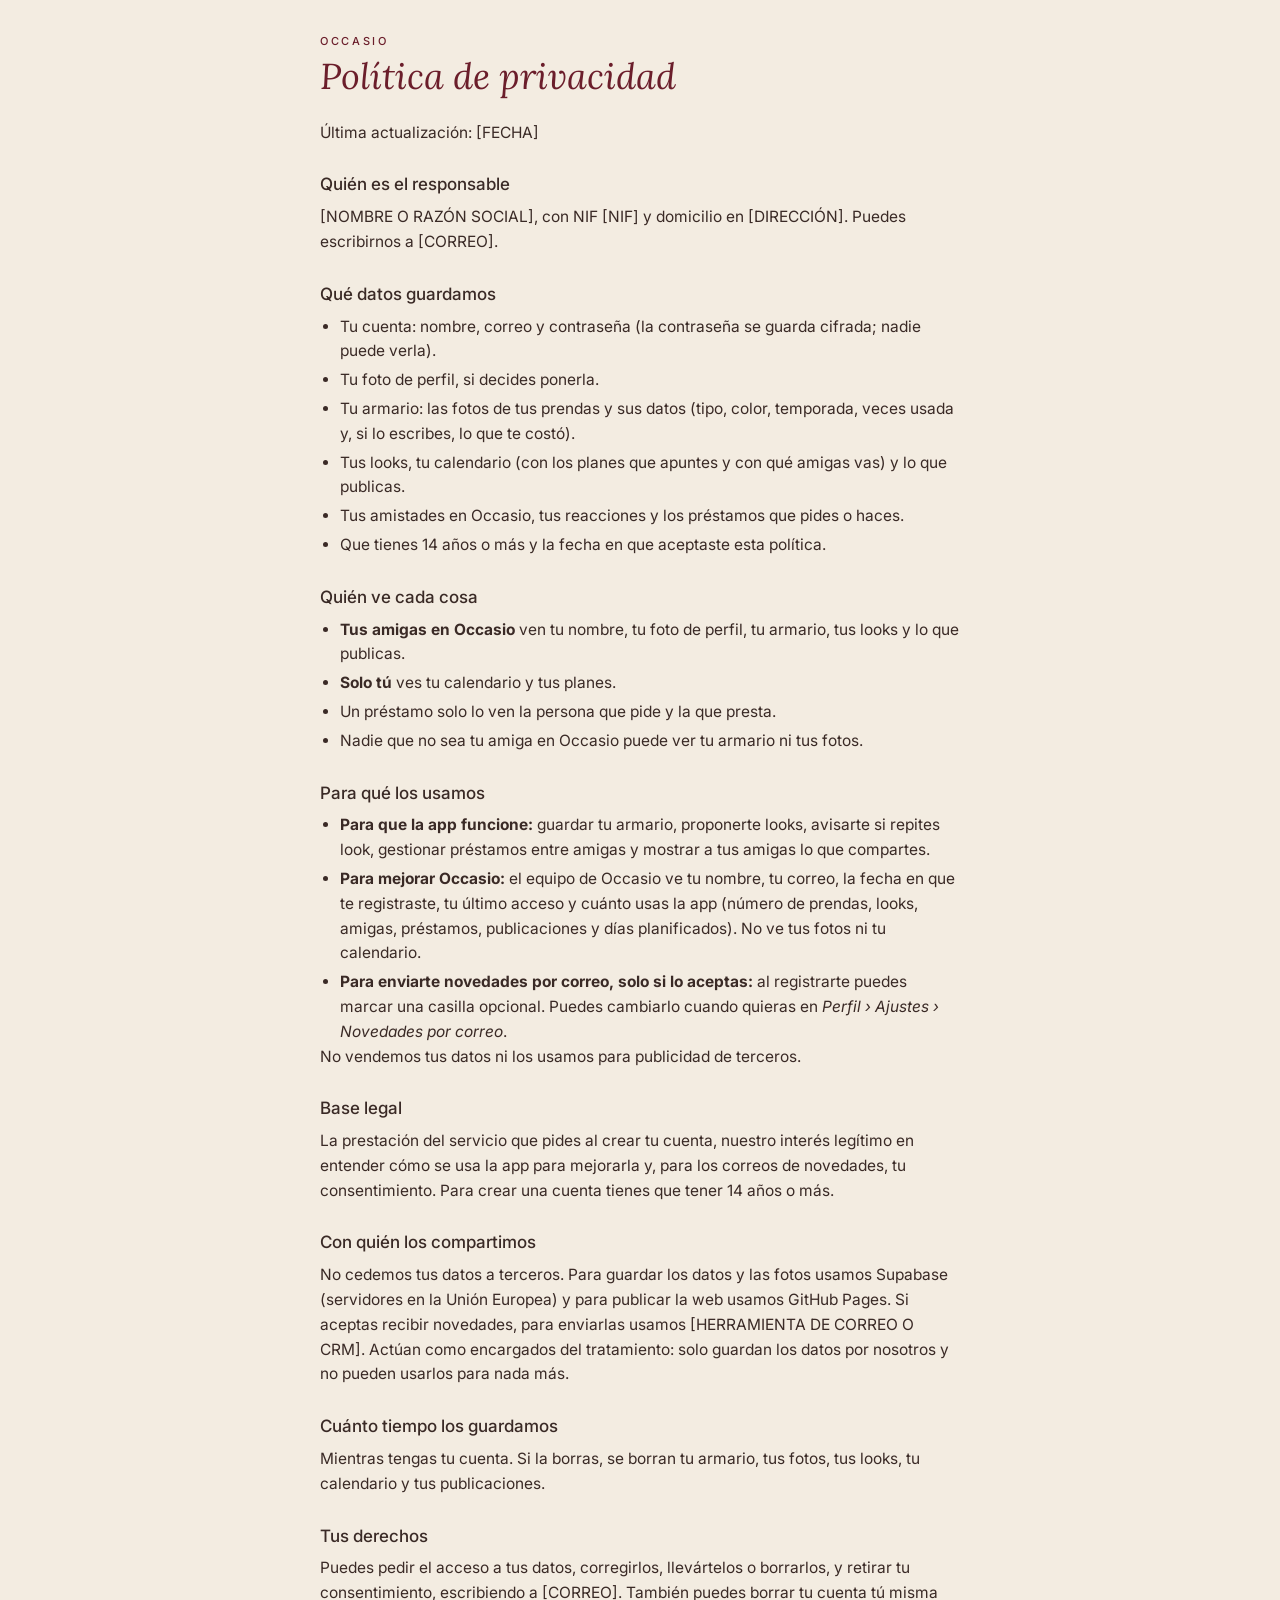
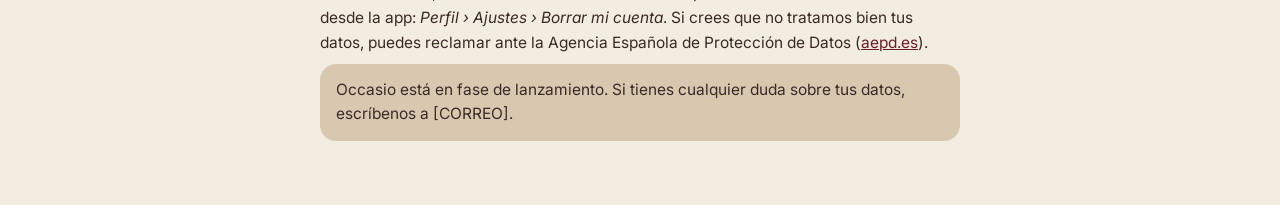
<file: privacidad.html>
<!doctype html>
<html lang="es">
<head>
<meta charset="utf-8">
<meta name="viewport" content="width=device-width,initial-scale=1">
<meta name="theme-color" content="#F3ECE1">
<title>Occasio · Política de privacidad</title>
<link rel="preconnect" href="https://fonts.googleapis.com">
<link rel="preconnect" href="https://fonts.gstatic.com" crossorigin>
<link href="https://fonts.googleapis.com/css2?family=Inter:wght@400;500&family=Lora:ital@1&display=swap" rel="stylesheet">
<style>
:root{--lino:#F3ECE1;--arena:#D8C8B0;--vino:#6B1E2B;--cafe:#3A2A26}
*{box-sizing:border-box;margin:0;padding:0}
body{background:var(--lino);color:var(--cafe);font:400 16px/1.6 "Inter",system-ui,sans-serif;-webkit-font-smoothing:antialiased}
main{max-width:680px;margin:0 auto;padding:36px 20px 64px}
h1{font:italic 400 36px/1.1 "Lora",Georgia,serif;color:var(--vino);margin:10px 0 24px}
h2{font:500 17px/1.4 "Inter",sans-serif;margin:28px 0 8px}
p,li{font-size:15.5px}
ul{padding-left:20px;display:grid;gap:4px}
.eti{font:500 11px/1 "Inter",sans-serif;letter-spacing:.24em;text-transform:uppercase;color:var(--vino)}
.nota{background:var(--arena);border-radius:16px;padding:14px 16px;margin-top:8px}
a{color:var(--vino)}
</style>
</head>
<body>
<main>
  <p class="eti">Occasio</p>
  <h1>Política de privacidad</h1>
  <p>Última actualización: [FECHA]</p>

  <h2>Quién es el responsable</h2>
  <p>[NOMBRE O RAZÓN SOCIAL], con NIF [NIF] y domicilio en [DIRECCIÓN]. Puedes escribirnos a [CORREO].</p>

  <h2>Qué datos guardamos</h2>
  <ul>
    <li>Tu cuenta: nombre, correo y contraseña (la contraseña se guarda cifrada; nadie puede verla).</li>
    <li>Tu foto de perfil, si decides ponerla.</li>
    <li>Tu armario: las fotos de tus prendas y sus datos (tipo, color, temporada, veces usada y, si lo escribes, lo que te costó).</li>
    <li>Tus looks, tu calendario (con los planes que apuntes y con qué amigas vas) y lo que publicas.</li>
    <li>Tus amistades en Occasio, tus reacciones y los préstamos que pides o haces.</li>
    <li>Que tienes 14 años o más y la fecha en que aceptaste esta política.</li>
  </ul>

  <h2>Quién ve cada cosa</h2>
  <ul>
    <li><b>Tus amigas en Occasio</b> ven tu nombre, tu foto de perfil, tu armario, tus looks y lo que publicas.</li>
    <li><b>Solo tú</b> ves tu calendario y tus planes.</li>
    <li>Un préstamo solo lo ven la persona que pide y la que presta.</li>
    <li>Nadie que no sea tu amiga en Occasio puede ver tu armario ni tus fotos.</li>
  </ul>

  <h2>Para qué los usamos</h2>
  <ul>
    <li><b>Para que la app funcione:</b> guardar tu armario, proponerte looks, avisarte si repites look, gestionar préstamos entre amigas y mostrar a tus amigas lo que compartes.</li>
    <li><b>Para mejorar Occasio:</b> el equipo de Occasio ve tu nombre, tu correo, la fecha en que te registraste, tu último acceso y cuánto usas la app (número de prendas, looks, amigas, préstamos, publicaciones y días planificados). No ve tus fotos ni tu calendario.</li>
    <li><b>Para enviarte novedades por correo, solo si lo aceptas:</b> al registrarte puedes marcar una casilla opcional. Puedes cambiarlo cuando quieras en <i>Perfil › Ajustes › Novedades por correo</i>.</li>
  </ul>
  <p>No vendemos tus datos ni los usamos para publicidad de terceros.</p>

  <h2>Base legal</h2>
  <p>La prestación del servicio que pides al crear tu cuenta, nuestro interés legítimo en entender cómo se usa la app para mejorarla y, para los correos de novedades, tu consentimiento. Para crear una cuenta tienes que tener 14 años o más.</p>

  <h2>Con quién los compartimos</h2>
  <p>No cedemos tus datos a terceros. Para guardar los datos y las fotos usamos Supabase (servidores en la Unión Europea) y para publicar la web usamos GitHub Pages. Si aceptas recibir novedades, para enviarlas usamos [HERRAMIENTA DE CORREO O CRM]. Actúan como encargados del tratamiento: solo guardan los datos por nosotros y no pueden usarlos para nada más.</p>

  <h2>Cuánto tiempo los guardamos</h2>
  <p>Mientras tengas tu cuenta. Si la borras, se borran tu armario, tus fotos, tus looks, tu calendario y tus publicaciones.</p>

  <h2>Tus derechos</h2>
  <p>Puedes pedir el acceso a tus datos, corregirlos, llevártelos o borrarlos, y retirar tu consentimiento, escribiendo a [CORREO]. También puedes borrar tu cuenta tú misma desde la app: <i>Perfil › Ajustes › Borrar mi cuenta</i>. Si crees que no tratamos bien tus datos, puedes reclamar ante la Agencia Española de Protección de Datos (<a href="https://www.aepd.es" rel="noopener">aepd.es</a>).</p>

  <p class="nota">Occasio está en fase de lanzamiento. Si tienes cualquier duda sobre tus datos, escríbenos a [CORREO].</p>
</main>
</body>
</html>
</file>
